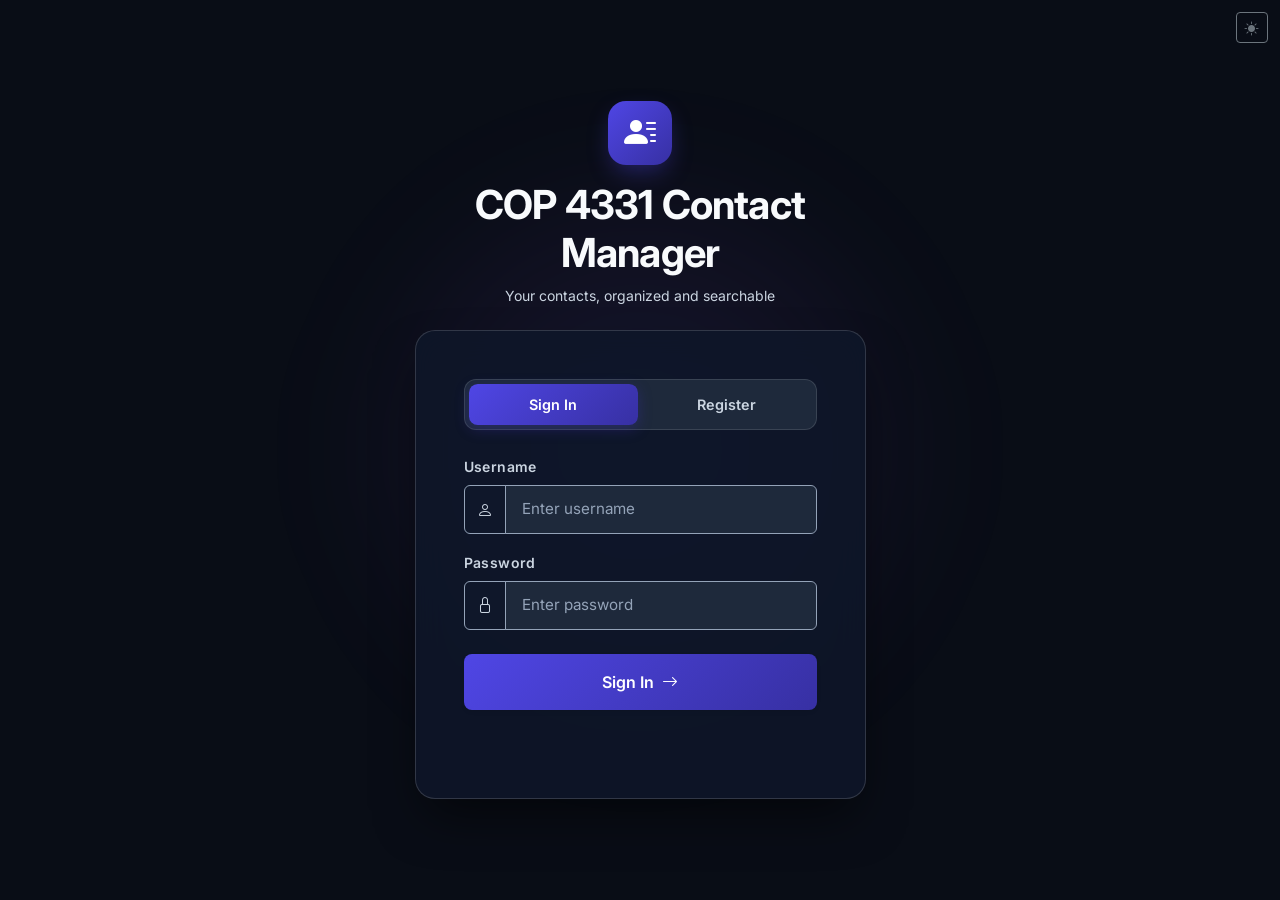
<file: index.html>
<!DOCTYPE html>
<html lang="en" data-bs-theme="dark">
<head>
    <meta charset="UTF-8">
    <meta name="viewport" content="width=device-width, initial-scale=1.0">
    <title>COP 4331 Contact Manager</title>
    <!-- Google Fonts -->
    <link rel="preconnect" href="https://fonts.googleapis.com">
    <link rel="preconnect" href="https://fonts.gstatic.com" crossorigin>
    <link href="https://fonts.googleapis.com/css2?family=Inter:wght@300;400;500;600;700&display=swap" rel="stylesheet">
    <!-- Bootstrap 5.3 & Icons -->
    <link href="https://cdn.jsdelivr.net/npm/bootstrap@5.3.3/dist/css/bootstrap.min.css" rel="stylesheet">
    <link href="https://cdn.jsdelivr.net/npm/bootstrap-icons@1.11.3/font/bootstrap-icons.min.css" rel="stylesheet">
    <!-- Favicon -->
    <link rel="icon" type="image/svg+xml" href="images/favicon.svg">
    <link rel="alternate icon" href="favicon.ico">
    <!-- Custom Styles -->
    <link href="css/styles.css" rel="stylesheet">
    <!-- Scripts -->
    <script type="text/javascript" src="js/code.js"></script>
    <script type="text/javascript">
        document.addEventListener('DOMContentLoaded', function () {
            redirectIfLoggedIn();
        }, false);
    </script>
</head>
<body class="d-flex align-items-center justify-content-center min-vh-100 py-5">
    <div class="background-glow"></div>
    <main class="container">
        <div class="row justify-content-center">
            <div class="col-12 col-sm-10 col-md-8 col-lg-5">

                <!-- Title Header -->
                <div class="text-center mb-4">
                    <div class="app-icon-wrapper mb-3 mx-auto">
                        <i class="bi bi-person-lines-fill"></i>
                    </div>
                    <h1 id="title" class="fw-bold tracking-tight">COP 4331 Contact Manager</h1>
                    <p class="text-secondary-contrast small">Your contacts, organized and searchable</p>
                </div>

                <!-- Auth Card -->
                <div id="authCard" class="card glass-card shadow-lg border-0 p-4 p-sm-5">
                    <div class="card-body p-0">

                        <!-- Mode Switcher -->
                        <div class="auth-switcher d-flex mb-4" role="tablist">
                            <button type="button" id="showLoginTab" class="auth-tab active" role="tab" aria-selected="true" aria-controls="loginForm" onclick="setAuthMode('login');">Sign In</button>
                            <button type="button" id="showRegisterTab" class="auth-tab" role="tab" aria-selected="false" aria-controls="registerForm" onclick="setAuthMode('register');">Register</button>
                        </div>

                        <!-- Login Form -->
                        <form id="loginForm" onsubmit="event.preventDefault(); doLogin();">
                            <div class="mb-3">
                                <label for="loginName" class="form-label form-label-contrast small">Username</label>
                                <div class="input-group">
                                    <span class="input-group-text"><i class="bi bi-person text-secondary-contrast"></i></span>
                                    <input type="text" id="loginName" class="form-control" placeholder="Enter username" required autocomplete="username" />
                                </div>
                            </div>
                            <div class="mb-4">
                                <label for="loginPassword" class="form-label form-label-contrast small">Password</label>
                                <div class="input-group">
                                    <span class="input-group-text"><i class="bi bi-lock text-secondary-contrast"></i></span>
                                    <input type="password" id="loginPassword" class="form-control" placeholder="Enter password" required autocomplete="current-password" />
                                </div>
                            </div>
                            <button type="submit" id="loginButton" class="buttons btn btn-primary w-100 py-3 fw-semibold rounded-3 shadow-sm d-flex align-items-center justify-content-center gap-2">
                                <span>Sign In</span>
                                <i class="bi bi-arrow-right"></i>
                            </button>
                            <div class="mt-3 text-center">
                                <span id="loginResult" class="small fw-semibold"></span>
                            </div>
                        </form>

                        <!-- Register Form -->
                        <form id="registerForm" class="d-none" onsubmit="event.preventDefault(); doRegister();">
                            <div class="row">
                                <div class="col-6 mb-3">
                                    <label for="registerFirstName" class="form-label form-label-contrast small">First name</label>
                                    <input type="text" id="registerFirstName" class="form-control" placeholder="First name" required />
                                </div>
                                <div class="col-6 mb-3">
                                    <label for="registerLastName" class="form-label form-label-contrast small">Last name</label>
                                    <input type="text" id="registerLastName" class="form-control" placeholder="Last name" required />
                                </div>
                            </div>
                            <div class="mb-3">
                                <label for="registerLogin" class="form-label form-label-contrast small">Username</label>
                                <div class="input-group">
                                    <span class="input-group-text"><i class="bi bi-person text-secondary-contrast"></i></span>
                                    <input type="text" id="registerLogin" class="form-control" placeholder="Choose a username" required autocomplete="username" />
                                </div>
                            </div>
                            <div class="mb-4">
                                <label for="registerPassword" class="form-label form-label-contrast small">Password</label>
                                <div class="input-group">
                                    <span class="input-group-text"><i class="bi bi-lock text-secondary-contrast"></i></span>
                                    <input type="password" id="registerPassword" class="form-control" placeholder="Choose a password" required autocomplete="new-password" minlength="6" />
                                </div>
                            </div>
                            <button type="submit" id="registerButton" class="buttons btn btn-success w-100 py-3 fw-semibold rounded-3 shadow-sm d-flex align-items-center justify-content-center gap-2">
                                <span>Create Account</span>
                                <i class="bi bi-person-plus"></i>
                            </button>
                            <div class="mt-3 text-center">
                                <span id="registerResult" class="small fw-semibold"></span>
                            </div>
                        </form>

                    </div>
                </div>

            </div>
        </div>
    </main>
    <script src="https://cdn.jsdelivr.net/npm/bootstrap@5.3.3/dist/js/bootstrap.bundle.min.js"></script>
</body>
</html>
</file>
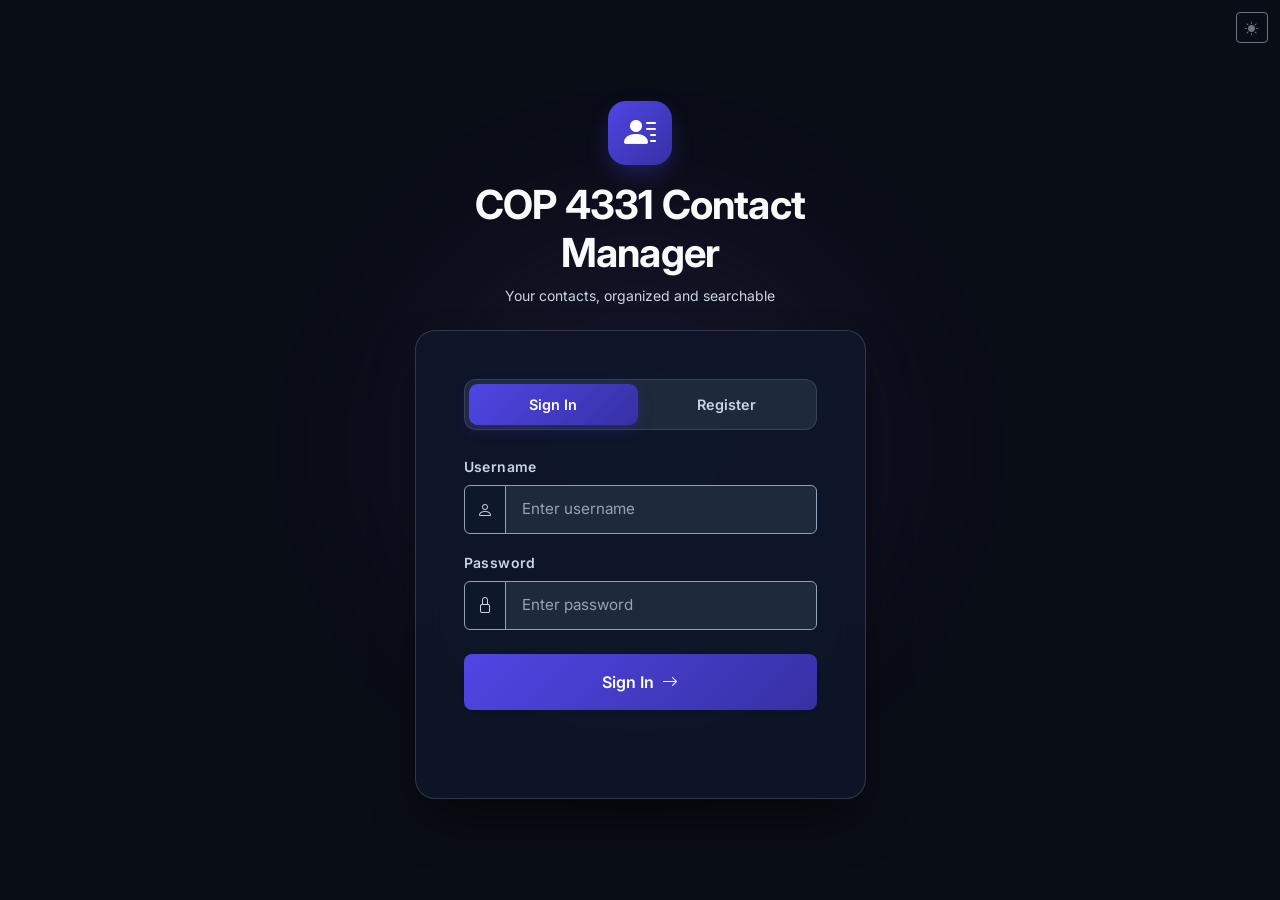
<file: admin.html>
<!DOCTYPE html>
<html lang="en" data-bs-theme="dark">
<head>
    <meta charset="UTF-8">
    <meta name="viewport" content="width=device-width, initial-scale=1.0">
    <title>COP 4331 Contact Manager — Admin</title>
    <link rel="preconnect" href="https://fonts.googleapis.com">
    <link rel="preconnect" href="https://fonts.gstatic.com" crossorigin>
    <link href="https://fonts.googleapis.com/css2?family=Inter:wght@300;400;500;600;700&display=swap" rel="stylesheet">
    <link href="https://cdn.jsdelivr.net/npm/bootstrap@5.3.3/dist/css/bootstrap.min.css" rel="stylesheet">
    <link href="https://cdn.jsdelivr.net/npm/bootstrap-icons@1.11.3/font/bootstrap-icons.min.css" rel="stylesheet">
    <link rel="icon" type="image/svg+xml" href="images/favicon.svg">
    <link rel="alternate icon" href="favicon.ico">
    <link href="css/styles.css" rel="stylesheet">
    <script type="text/javascript" src="js/code.js"></script>
    <script type="text/javascript">
        document.addEventListener('DOMContentLoaded', function () {
            requireAdmin();
        }, false);
    </script>
</head>
<body class="py-4 py-md-5">
    <div class="background-glow"></div>
    <main class="container">
        <div class="row justify-content-center">
            <div class="col-12 col-md-11 col-lg-9">

                <!-- Header / User Bar -->
                <div class="d-flex flex-column flex-md-row align-items-center justify-content-between mb-4 pb-3 border-bottom border-secondary-subtle gap-3">
                    <div class="d-flex align-items-center gap-3">
                        <div class="app-icon-wrapper-sm">
                            <i class="bi bi-shield-lock-fill"></i>
                        </div>
                        <h1 id="title" class="h3 fw-bold mb-0">Admin Console</h1>
                    </div>

                    <div class="d-flex align-items-center gap-3 bg-body-tertiary px-3 py-2 rounded-pill border">
                        <span id="userName" class="small fw-medium text-body"></span>
                        <a href="contacts.html" class="btn btn-outline-info btn-sm rounded-pill px-3">
                            <i class="bi bi-people me-1"></i> My Contacts
                        </a>
                        <button type="button" id="logoutButton" class="buttons btn btn-outline-danger btn-sm rounded-pill px-3" onclick="doLogout();">
                            <i class="bi bi-box-arrow-right me-1"></i> Log Out
                        </button>
                    </div>
                </div>

                <div class="card glass-card shadow-lg border-0 p-4 p-md-5">
                    <div class="card-body p-0">
                        <h2 class="h5 fw-bold mb-4 d-flex align-items-center gap-2 text-white">
                            <i class="bi bi-people-fill text-primary"></i> User Management
                        </h2>

                        <!-- Search Section -->
                        <div class="section-card p-4 rounded-4 border mb-4">
                            <label for="userSearchText" class="form-label form-label-contrast small text-uppercase">Search Users</label>
                            <div class="input-group">
                                <span class="input-group-text"><i class="bi bi-search text-secondary-contrast"></i></span>
                                <input type="text" id="userSearchText" class="form-control" placeholder="Search by name or username" onkeyup="if(event.key === 'Enter') searchUsers();" />
                                <button type="button" class="buttons btn btn-primary px-4 fw-semibold" onclick="searchUsers();">
                                    Search
                                </button>
                            </div>
                            <div class="mt-3">
                                <span id="userSearchResult" class="text-info-wcag small fw-semibold"></span>
                                <div class="table-responsive mt-3">
                                    <table class="table table-dark table-hover align-middle mb-0">
                                        <thead>
                                            <tr>
                                                <th>Name</th>
                                                <th>Username</th>
                                                <th>Role</th>
                                                <th>Status</th>
                                                <th class="text-end">Actions</th>
                                            </tr>
                                        </thead>
                                        <tbody id="userTableBody"></tbody>
                                    </table>
                                </div>
                            </div>
                        </div>

                        <!-- Create Admin Section -->
                        <div class="section-card p-4 rounded-4 border">
                            <label class="form-label form-label-contrast small text-uppercase">Create Admin Account</label>
                            <div class="row g-2">
                                <div class="col-6 col-md-3">
                                    <input type="text" id="newAdminFirstName" class="form-control" placeholder="First name" />
                                </div>
                                <div class="col-6 col-md-3">
                                    <input type="text" id="newAdminLastName" class="form-control" placeholder="Last name" />
                                </div>
                                <div class="col-6 col-md-3">
                                    <input type="text" id="newAdminLogin" class="form-control" placeholder="Username" />
                                </div>
                                <div class="col-6 col-md-3">
                                    <input type="password" id="newAdminPassword" class="form-control" placeholder="Temporary password" />
                                </div>
                            </div>
                            <button type="button" class="buttons btn btn-success px-4 fw-semibold mt-3" onclick="createAdmin();">
                                <i class="bi bi-person-fill-add me-1"></i> Create Admin
                            </button>
                            <div class="mt-2 text-start">
                                <span id="createAdminResult" class="small fw-semibold"></span>
                            </div>
                        </div>

                    </div>
                </div>

            </div>
        </div>
    </main>

    <!-- Reset Password Modal -->
    <div class="modal fade" id="resetPasswordModal" tabindex="-1" aria-hidden="true">
        <div class="modal-dialog modal-dialog-centered">
            <div class="modal-content glass-card border-0">
                <div class="modal-header border-secondary-subtle">
                    <h5 class="modal-title fw-bold">Reset Password</h5>
                    <button type="button" class="btn-close btn-close-white" data-bs-dismiss="modal" aria-label="Close"></button>
                </div>
                <div class="modal-body">
                    <input type="hidden" id="resetUserId" />
                    <p class="text-secondary-contrast small mb-3">Setting a new password for <strong id="resetUserLabel" class="text-white"></strong>.</p>
                    <label for="resetNewPassword" class="form-label form-label-contrast small">New password</label>
                    <input type="password" id="resetNewPassword" class="form-control" minlength="6" />
                    <span id="resetPasswordResult" class="small fw-semibold d-block mt-2"></span>
                </div>
                <div class="modal-footer border-secondary-subtle">
                    <button type="button" class="btn btn-outline-secondary" data-bs-dismiss="modal">Cancel</button>
                    <button type="button" class="buttons btn btn-primary fw-semibold" onclick="saveResetPassword();">Save New Password</button>
                </div>
            </div>
        </div>
    </div>

    <script src="https://cdn.jsdelivr.net/npm/bootstrap@5.3.3/dist/js/bootstrap.bundle.min.js"></script>
</body>
</html>
</file>
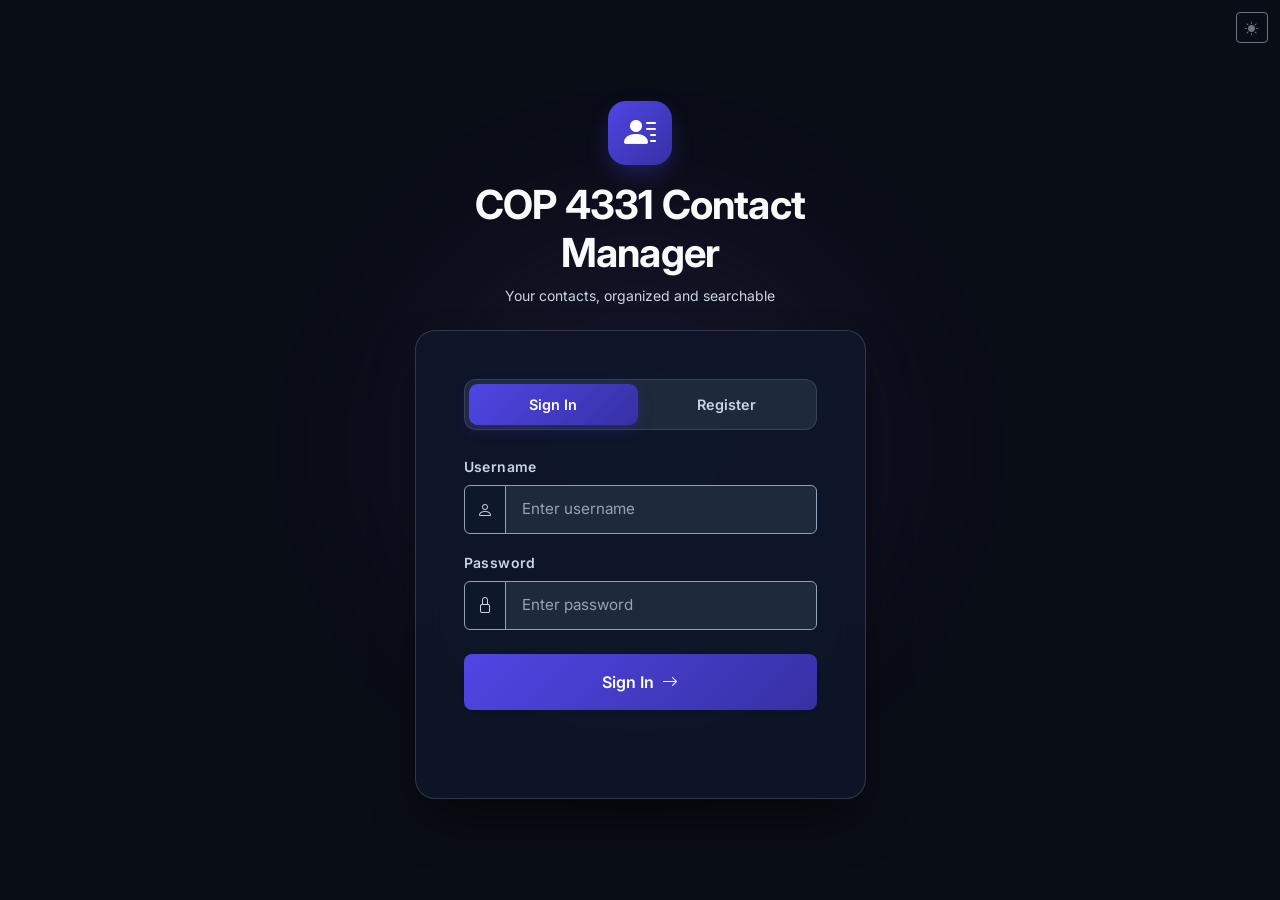
<file: contacts.html>
<!DOCTYPE html>
<html lang="en" data-bs-theme="dark">
<head>
    <meta charset="UTF-8">
    <meta name="viewport" content="width=device-width, initial-scale=1.0">
    <title>COP 4331 Contact Manager</title>
    <link rel="preconnect" href="https://fonts.googleapis.com">
    <link rel="preconnect" href="https://fonts.gstatic.com" crossorigin>
    <link href="https://fonts.googleapis.com/css2?family=Inter:wght@300;400;500;600;700&display=swap" rel="stylesheet">
    <link href="https://cdn.jsdelivr.net/npm/bootstrap@5.3.3/dist/css/bootstrap.min.css" rel="stylesheet">
    <link href="https://cdn.jsdelivr.net/npm/bootstrap-icons@1.11.3/font/bootstrap-icons.min.css" rel="stylesheet">
    <link rel="icon" type="image/svg+xml" href="images/favicon.svg">
    <link rel="alternate icon" href="favicon.ico">
    <link href="css/styles.css" rel="stylesheet">
    <script type="text/javascript" src="js/code.js"></script>
    <script type="text/javascript">
        document.addEventListener('DOMContentLoaded', function () {
            requireLogin();
        }, false);
    </script>
</head>
<body class="py-4 py-md-5">
    <div class="background-glow"></div>
    <main class="container">
        <div class="row justify-content-center">
            <div class="col-12 col-md-10 col-lg-8">

                <!-- Header / User Bar -->
                <div class="d-flex flex-column flex-md-row align-items-center justify-content-between mb-4 pb-3 border-bottom border-secondary-subtle gap-3">
                    <div class="d-flex align-items-center gap-3">
                        <div class="app-icon-wrapper-sm">
                            <i class="bi bi-person-lines-fill"></i>
                        </div>
                        <h1 id="title" class="h3 fw-bold mb-0">Contact Manager</h1>
                    </div>

                    <div class="d-flex align-items-center gap-3 bg-body-tertiary px-3 py-2 rounded-pill border">
                        <span id="userName" class="small fw-medium text-body"></span>
                        <a id="adminLink" href="admin.html" class="btn btn-outline-info btn-sm rounded-pill px-3 d-none">
                            <i class="bi bi-shield-lock me-1"></i> Admin
                        </a>
                        <button type="button" id="logoutButton" class="buttons btn btn-outline-danger btn-sm rounded-pill px-3" onclick="doLogout();">
                            <i class="bi bi-box-arrow-right me-1"></i> Log Out
                        </button>
                    </div>
                </div>

                <div class="card glass-card shadow-lg border-0 p-4 p-md-5">
                    <div class="card-body p-0">
                        <h2 class="h5 fw-bold mb-4 d-flex align-items-center gap-2 text-white">
                            <i class="bi bi-people text-primary"></i> Your Contacts
                        </h2>

                        <!-- Search Section -->
                        <div class="section-card p-4 rounded-4 border mb-4">
                            <label for="searchText" class="form-label form-label-contrast small text-uppercase">Search Contacts</label>
                            <div class="input-group">
                                <span class="input-group-text"><i class="bi bi-search text-secondary-contrast"></i></span>
                                <input type="text" id="searchText" class="form-control" placeholder="Search by name, phone, or email" onkeyup="if(event.key === 'Enter') searchContacts();" />
                                <button type="button" id="searchButton" class="buttons btn btn-primary px-4 fw-semibold" onclick="searchContacts();">
                                    Search
                                </button>
                            </div>
                            <div class="mt-3">
                                <span id="contactSearchResult" class="text-info-wcag small fw-semibold"></span>
                                <div id="contactList" class="mt-3 d-flex flex-column gap-2"></div>
                            </div>
                        </div>

                        <!-- Add Contact Section -->
                        <div class="section-card p-4 rounded-4 border">
                            <label class="form-label form-label-contrast small text-uppercase">Add New Contact</label>
                            <div class="row g-2">
                                <div class="col-6 col-md-3">
                                    <input type="text" id="newFirstName" class="form-control" placeholder="First name" />
                                </div>
                                <div class="col-6 col-md-3">
                                    <input type="text" id="newLastName" class="form-control" placeholder="Last name" />
                                </div>
                                <div class="col-6 col-md-3">
                                    <input type="tel" id="newPhone" class="form-control" placeholder="Phone (optional)" />
                                </div>
                                <div class="col-6 col-md-3">
                                    <input type="email" id="newEmail" class="form-control" placeholder="Email (optional)" />
                                </div>
                            </div>
                            <button type="button" id="addContactButton" class="buttons btn btn-success px-4 fw-semibold mt-3" onclick="addContact();">
                                <i class="bi bi-plus-circle me-1"></i> Add Contact
                            </button>
                            <div class="mt-2 text-start">
                                <span id="contactAddResult" class="small fw-semibold"></span>
                            </div>
                        </div>

                    </div>
                </div>

            </div>
        </div>
    </main>

    <!-- Edit Contact Modal -->
    <div class="modal fade" id="editContactModal" tabindex="-1" aria-hidden="true">
        <div class="modal-dialog modal-dialog-centered">
            <div class="modal-content glass-card border-0">
                <div class="modal-header border-secondary-subtle">
                    <h5 class="modal-title fw-bold">Edit Contact</h5>
                    <button type="button" class="btn-close btn-close-white" data-bs-dismiss="modal" aria-label="Close"></button>
                </div>
                <div class="modal-body">
                    <input type="hidden" id="editId" />
                    <div class="mb-3">
                        <label for="editFirstName" class="form-label form-label-contrast small">First name</label>
                        <input type="text" id="editFirstName" class="form-control" />
                    </div>
                    <div class="mb-3">
                        <label for="editLastName" class="form-label form-label-contrast small">Last name</label>
                        <input type="text" id="editLastName" class="form-control" />
                    </div>
                    <div class="mb-3">
                        <label for="editPhone" class="form-label form-label-contrast small">Phone</label>
                        <input type="tel" id="editPhone" class="form-control" />
                    </div>
                    <div class="mb-3">
                        <label for="editEmail" class="form-label form-label-contrast small">Email</label>
                        <input type="email" id="editEmail" class="form-control" />
                    </div>
                    <span id="editContactResult" class="small fw-semibold"></span>
                </div>
                <div class="modal-footer border-secondary-subtle">
                    <button type="button" class="btn btn-outline-secondary" data-bs-dismiss="modal">Cancel</button>
                    <button type="button" class="buttons btn btn-primary fw-semibold" onclick="saveContactEdit();">Save Changes</button>
                </div>
            </div>
        </div>
    </div>

    <script src="https://cdn.jsdelivr.net/npm/bootstrap@5.3.3/dist/js/bootstrap.bundle.min.js"></script>
</body>
</html>
</file>
<file: css/styles.css>
/* ============================================================
   WCAG 2.1 AA / AAA Compliant Modern Theme Styles
   ============================================================ */

:root {
    --app-font: 'Inter', system-ui, -apple-system, sans-serif;
    
    /* WCAG AA/AAA Compliant Palette Tokens */
    --bg-dark: #090d16;
    --bg-card: #0f172a;
    --bg-section: #1e293b;
    --bg-input: #1e293b;

    /* High Contrast Text Tokens */
    --text-primary: #f8fafc;       /* 17.8:1 contrast on card */
    --text-secondary: #cbd5e1;     /* 12.0:1 contrast on card / 9.8:1 on section */
    --text-muted: #94a3b8;         /* 5.7:1 contrast on section */
    
    /* High Contrast Feedback Colors */
    --color-error: #f87171;         /* 6.45:1 contrast on card */
    --color-success: #34d399;       /* 9.29:1 contrast on card */
    --color-info: #38bdf8;          /* 6.83:1 contrast on section */
    
    /* Button Gradients meeting >= 4.5:1 contrast against #ffffff text */
    --primary-gradient: linear-gradient(135deg, #4f46e5 0%, #3730a3 100%);
    --success-gradient: linear-gradient(135deg, #059669 0%, #047857 100%);
}

body {
    font-family: var(--app-font);
    background: var(--bg-dark);
    color: var(--text-primary);
    min-height: 100vh;
    position: relative;
    overflow-x: hidden;
}

/* Background Ambient Glow Effects */
.background-glow {
    position: fixed;
    top: 50%;
    left: 50%;
    transform: translate(-50%, -50%);
    width: 650px;
    height: 650px;
    background: radial-gradient(circle, rgba(99, 102, 241, 0.12) 0%, rgba(168, 85, 247, 0.06) 40%, transparent 70%);
    z-index: -1;
    pointer-events: none;
    filter: blur(50px);
}

/* Typography & Titles */
#title {
    font-family: var(--app-font);
    color: var(--text-primary) !important;
    letter-spacing: -0.02em;
}

.text-secondary-contrast {
    color: var(--text-secondary) !important;
}

.form-label-contrast {
    color: var(--text-secondary) !important;
    font-weight: 600;
    letter-spacing: 0.03em;
}

/* App Icon Badges */
.app-icon-wrapper {
    width: 64px;
    height: 64px;
    border-radius: 18px;
    background: var(--primary-gradient);
    display: flex;
    align-items: center;
    justify-content: center;
    font-size: 2rem;
    color: #ffffff;
    box-shadow: 0 10px 25px -5px rgba(79, 70, 229, 0.4);
}

.app-icon-wrapper-sm {
    width: 42px;
    height: 42px;
    border-radius: 12px;
    background: var(--primary-gradient);
    display: flex;
    align-items: center;
    justify-content: center;
    font-size: 1.25rem;
    color: #ffffff;
    box-shadow: 0 4px 14px rgba(79, 70, 229, 0.3);
}

/* Glassmorphism Cards */
.glass-card {
    background: rgba(15, 23, 42, 0.85) !important;
    backdrop-filter: blur(16px);
    -webkit-backdrop-filter: blur(16px);
    border: 1px solid rgba(255, 255, 255, 0.15) !important;
    border-radius: 1.25rem !important;
    box-shadow: 0 25px 50px -12px rgba(0, 0, 0, 0.6) !important;
}

.section-card {
    background: var(--bg-section) !important;
    border: 1px solid rgba(255, 255, 255, 0.12) !important;
}

/* Form Controls, Inputs & High Contrast Placeholders */
.form-control {
    background-color: var(--bg-input) !important;
    color: var(--text-primary) !important;
    border: 1px solid var(--text-muted) !important;
    font-family: var(--app-font);
    padding: 0.75rem 1rem;
    font-size: 0.95rem;
}

.form-control::placeholder {
    color: var(--text-muted) !important;
    opacity: 1 !important; /* 5.71:1 contrast ratio */
}

.form-control:focus {
    box-shadow: 0 0 0 3px rgba(129, 140, 248, 0.35) !important;
    border-color: #818cf8 !important;
}

.input-group-text {
    background-color: #0f172a !important;
    color: var(--text-secondary) !important;
    border: 1px solid var(--text-muted) !important;
}

/* WCAG Compliant Button Styles */
.btn {
    font-family: var(--app-font);
    transition: all 0.2s ease-in-out;
}

.btn-primary {
    background: var(--primary-gradient) !important;
    color: #ffffff !important; /* 9.9:1 contrast ratio */
    border: none;
    box-shadow: 0 4px 14px rgba(55, 48, 163, 0.4);
}

.btn-primary:hover {
    transform: translateY(-1px);
    box-shadow: 0 6px 20px rgba(55, 48, 163, 0.6);
    background: linear-gradient(135deg, #3730a3 0%, #312e81 100%) !important;
}

.btn-success {
    background: var(--success-gradient) !important;
    color: #ffffff !important; /* 5.48:1 contrast ratio */
    border: none;
    box-shadow: 0 4px 14px rgba(4, 120, 87, 0.4);
}

.btn-success:hover {
    transform: translateY(-1px);
    box-shadow: 0 6px 20px rgba(4, 120, 87, 0.6);
    background: linear-gradient(135deg, #047857 0%, #065f46 100%) !important;
}

.btn-outline-danger {
    color: var(--color-error) !important; /* 5.29:1 contrast ratio */
    border-color: var(--color-error) !important;
    background: transparent;
}

.btn-outline-danger:hover {
    color: #ffffff !important;
    background-color: #b91c1c !important;
    border-color: #b91c1c !important;
}

/* Feedback Message Contrast Overrides */
#inner-title {
    color: var(--text-primary);
    letter-spacing: 0.05em;
}

#loginResult {
    display: inline-block;
    color: var(--color-error) !important; /* 6.45:1 contrast */
}

#colorAddResult {
    display: inline-block;
}

#colorAddResult.text-success, .text-success-wcag {
    color: var(--color-success) !important; /* 9.29:1 contrast */
}

#colorAddResult.text-danger, .text-danger-wcag {
    color: var(--color-error) !important; /* 6.45:1 contrast */
}

#colorSearchResult, .text-info-wcag {
    display: inline-block;
    color: var(--color-info) !important; /* 6.83:1 contrast */
}

#colorList {
    word-break: break-word;
}
/* ============================================================
   Contact Manager Extensions — auth tabs, contact rows, tables
   ============================================================ */

/* Auth Mode Switcher (Sign In / Register) */
.auth-switcher {
    background: var(--bg-input);
    border: 1px solid rgba(255, 255, 255, 0.12);
    border-radius: 0.75rem;
    padding: 4px;
    gap: 4px;
}

.auth-tab {
    flex: 1;
    border: none;
    background: transparent;
    color: var(--text-secondary);
    font-weight: 600;
    font-size: 0.9rem;
    padding: 0.6rem 1rem;
    border-radius: 0.55rem;
    transition: all 0.2s ease-in-out;
}

.auth-tab.active {
    background: var(--primary-gradient);
    color: #ffffff;
    box-shadow: 0 4px 14px rgba(55, 48, 163, 0.4);
}

.auth-tab:not(.active):hover {
    color: var(--text-primary);
    background: rgba(255, 255, 255, 0.05);
}

/* Contact Row Cards */
.contact-row {
    background: var(--bg-card);
    border: 1px solid rgba(255, 255, 255, 0.1);
    border-radius: 0.85rem;
    padding: 0.85rem 1.1rem;
}

.contact-row .contact-name {
    color: var(--text-primary);
    font-weight: 600;
}

.contact-row .contact-detail {
    color: var(--text-muted);
    font-size: 0.85rem;
}

/* Empty / status text inside lists */
.list-empty-state {
    color: var(--text-muted);
    font-style: italic;
    padding: 0.5rem 0;
}

/* Admin User Table */
.table-dark {
    --bs-table-bg: transparent;
    --bs-table-color: var(--text-primary);
    --bs-table-border-color: rgba(255, 255, 255, 0.1);
}

.table-dark thead th {
    color: var(--text-secondary);
    font-size: 0.78rem;
    text-transform: uppercase;
    letter-spacing: 0.04em;
    border-bottom-width: 1px;
}

.badge-role-admin {
    background: var(--primary-gradient);
    color: #ffffff;
}

.badge-role-user {
    background: var(--bg-section);
    color: var(--text-secondary);
    border: 1px solid rgba(255, 255, 255, 0.12);
}

.badge-status-active {
    color: var(--color-success) !important;
    background: rgba(52, 211, 153, 0.12);
}

.badge-status-disabled {
    color: var(--color-error) !important;
    background: rgba(248, 113, 113, 0.12);
}

/* ============================================================
   Light theme overrides
   PASTE AT THE VERY BOTTOM of your existing stylesheet.
   Activated by <html data-bs-theme="light"> (set by code.js).
   Dark mode is untouched: everything here is scoped to light.
   ============================================================ */

:root[data-bs-theme="light"] {
    --bg-dark: #eef2f7;
    --bg-card: #ffffff;
    --bg-section: #f1f5f9;
    --bg-input: #ffffff;

    --text-primary: #0f172a;
    --text-secondary: #334155;
    --text-muted: #475569;

    --color-error: #b91c1c;
    --color-success: #047857;
    --color-info: #0369a1;
}

/* Ambient glow: keep it, just softer on a light page */
[data-bs-theme="light"] .background-glow {
    opacity: 0.6;
}

/* Cards */
[data-bs-theme="light"] .glass-card {
    background: rgba(255, 255, 255, 0.9) !important;
    border: 1px solid rgba(15, 23, 42, 0.12) !important;
    box-shadow: 0 25px 50px -12px rgba(15, 23, 42, 0.18) !important;
}

[data-bs-theme="light"] .section-card {
    border: 1px solid rgba(15, 23, 42, 0.12) !important;
}

/* Inputs */
[data-bs-theme="light"] .input-group-text {
    background-color: var(--bg-section) !important;
}

/* Sign In / Register tabs */
[data-bs-theme="light"] .auth-switcher {
    border-color: rgba(15, 23, 42, 0.12);
}

[data-bs-theme="light"] .auth-tab:not(.active):hover {
    background: rgba(15, 23, 42, 0.06);
}

/* Contact rows */
[data-bs-theme="light"] .contact-row {
    border-color: rgba(15, 23, 42, 0.12);
}

/* Admin table + badges */
[data-bs-theme="light"] .table-dark {
    --bs-table-border-color: rgba(15, 23, 42, 0.12);
}

[data-bs-theme="light"] .badge-role-user {
    border-color: rgba(15, 23, 42, 0.15);
}
</file>
